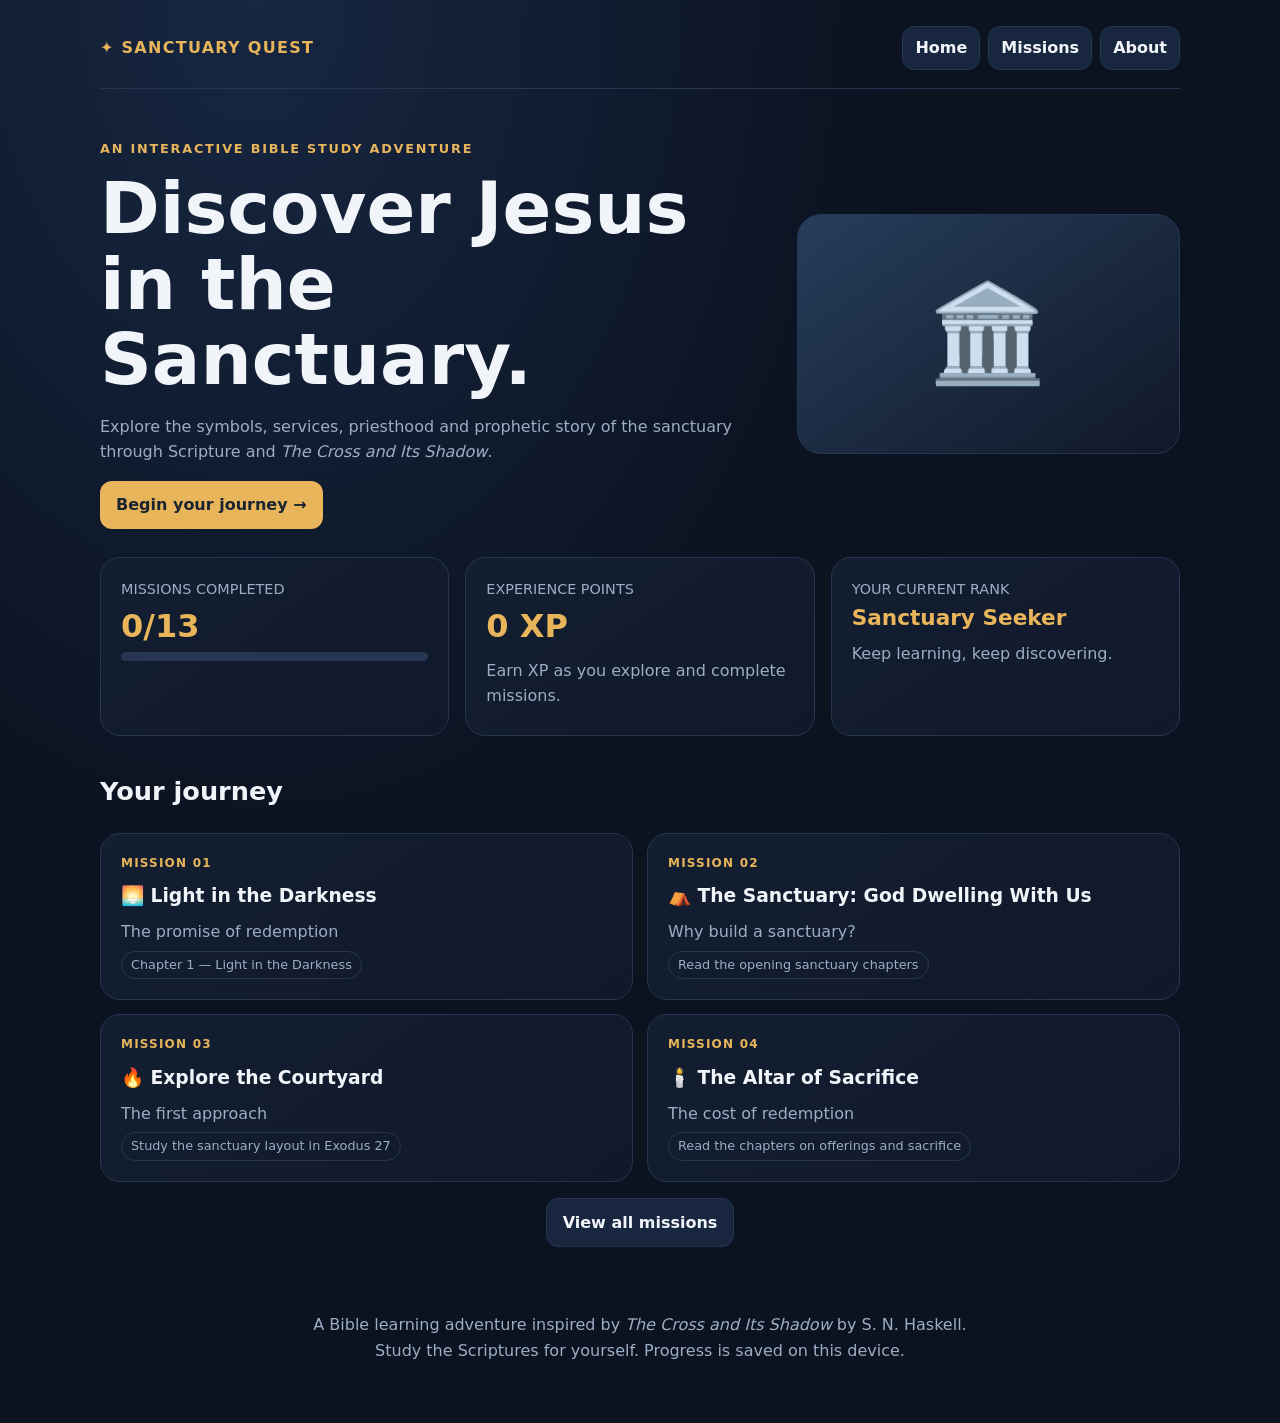
<file: public/assets/aistudio/sanctuary_quest_453a4092.html>
<!DOCTYPE html>
<html lang="en">
<head>
<meta charset="utf-8"><meta name="viewport" content="width=device-width, initial-scale=1">
<title>Sanctuary Quest — Discover Jesus in the Sanctuary</title>
<style>
:root{--bg:#0b1220;--panel:#131e31;--panel2:#182640;--text:#f1f5f9;--muted:#9caec4;--gold:#e8b55b;--teal:#58c6b4;--line:#263652;--accent:#a78bfa}
*{box-sizing:border-box}body{margin:0;background:radial-gradient(ellipse at 20% 0%,#172742 0,transparent 45%),var(--bg);color:var(--text);font:16px/1.6 system-ui,-apple-system,Segoe UI,sans-serif}button{font:inherit;cursor:pointer;border:0;border-radius:12px;padding:11px 16px;background:var(--gold);color:#1b2431;font-weight:750}button.secondary{background:var(--panel2);color:var(--text);border:1px solid var(--line)}button:disabled{opacity:.5;cursor:not-allowed}.wrap{max-width:1120px;margin:auto;padding:26px 20px 60px}.nav{display:flex;align-items:center;justify-content:space-between;gap:14px;flex-wrap:wrap;border-bottom:1px solid var(--line);padding-bottom:18px}.logo{font-weight:900;letter-spacing:.08em;color:var(--gold)}.navlinks{display:flex;gap:8px;flex-wrap:wrap}.navlinks button{padding:8px 12px}.hero{padding:50px 0 28px;display:grid;grid-template-columns:1.4fr .8fr;gap:26px;align-items:center}.eyebrow{color:var(--gold);font-weight:800;text-transform:uppercase;letter-spacing:.14em;font-size:.8rem}.hero h1{font-size:clamp(2.5rem,6vw,4.5rem);line-height:1.05;margin:12px 0}.hero p{color:var(--muted);max-width:650px}.hero-art{min-height:240px;border-radius:24px;background:linear-gradient(145deg,#263d5c,#101827);display:flex;align-items:center;justify-content:center;font-size:6rem;border:1px solid var(--line)}.grid{display:grid;grid-template-columns:repeat(3,1fr);gap:16px}.card{background:linear-gradient(145deg,var(--panel),#10192a);border:1px solid var(--line);border-radius:20px;padding:20px}.card h3{margin:8px 0}.card p{color:var(--muted);margin:6px 0}.stat{font-size:2rem;color:var(--gold);font-weight:900}.progress{height:9px;border-radius:20px;background:#263652;overflow:hidden}.progress div{height:100%;background:linear-gradient(90deg,var(--gold),var(--teal));width:0;transition:.3s}.section{margin:35px 0}.section h2{font-size:1.6rem}.lesson-grid{display:grid;grid-template-columns:repeat(2,1fr);gap:14px}.lesson{cursor:pointer;transition:.18s}.lesson:hover{transform:translateY(-2px);border-color:var(--gold)}.lesson .num{color:var(--gold);font-size:.75rem;font-weight:800;letter-spacing:.1em}.lesson.lock{opacity:.6}.pill{display:inline-block;padding:3px 9px;border:1px solid var(--line);border-radius:99px;color:var(--muted);font-size:.8rem}.content{max-width:800px;margin:30px auto}.content .card{padding:clamp(18px,4vw,32px)}.content h1{line-height:1.1}.verse{border-left:3px solid var(--gold);padding:12px 18px;background:#182640;border-radius:0 12px 12px 0}.question{margin:18px 0;padding:16px;background:var(--panel2);border:1px solid var(--line);border-radius:14px}.question label{display:block;margin:9px 0;cursor:pointer;color:#dbe5f2}.question input{margin-right:8px}.feedback{margin-top:10px;color:var(--teal);font-weight:700}.hidden{display:none}.footer{text-align:center;color:var(--muted);padding-top:30px}.small{font-size:.9rem;color:var(--muted)}@media(max-width:800px){.hero{grid-template-columns:1fr}.hero-art{min-height:170px}.grid{grid-template-columns:1fr}.lesson-grid{grid-template-columns:1fr}.wrap{padding:18px 14px 40px}}
</style></head>
<body><div class="wrap">
<div class="nav"><div class="logo">✦ SANCTUARY QUEST</div><div class="navlinks"><button class="secondary" onclick="home()">Home</button><button class="secondary" onclick="showMap()">Missions</button><button class="secondary" onclick="about()">About</button></div></div>
<div id="app"></div><div class="footer">A Bible learning adventure inspired by <em>The Cross and Its Shadow</em> by S. N. Haskell.<br>Study the Scriptures for yourself. Progress is saved on this device.</div></div>
<script>
const lessons=[
{title:"Light in the Darkness",icon:"🌅",tag:"The promise of redemption",reading:"Chapter 1 — Light in the Darkness",body:`<p>Our sanctuary journey begins before the tabernacle was built. Haskell traces the promise of redemption back to humanity's fall, where the first glimpse of hope appears.</p><p>Read Genesis 3:15 and consider how the sanctuary story is connected to the larger story of the conflict between sin and God's love.</p>`,verses:["Genesis 3:15","Genesis 3:21","Hebrews 11:4"],challenge:"Why does the sanctuary story begin with the promise of redemption instead of with the building of the tabernacle?",quiz:[{q:"Where does Haskell trace the first promise of redemption?",a:["Mount Sinai","The Garden of Eden","The temple in Jerusalem"],correct:1,ex:"Genesis 3:15 introduces the promise after the fall."},{q:"What central theme does Haskell emphasize in the sanctuary symbols?",a:["Human achievement","Political power","Christ and the plan of redemption"],correct:2,ex:"Haskell frames sanctuary types and symbols as pointing to Christ."}]},
{title:"The Sanctuary: God Dwelling With Us",icon:"⛺",tag:"Why build a sanctuary?",reading:"Read the opening sanctuary chapters",body:`<p>God told Israel: “Let them make me a sanctuary; that I may dwell among them.” The sanctuary was more than a structure—it was an object lesson of God's desire to dwell among His people.</p><p>Explore Exodus 25:8–9 and Hebrews 8:1–5. Compare the earthly pattern with the heavenly sanctuary.</p>`,verses:["Exodus 25:8–9","Hebrews 8:1–5","Exodus 40:34–38"],challenge:"What does God's desire to dwell among His people reveal about His character?",quiz:[{q:"What reason does Exodus 25:8 give for building the sanctuary?",a:["To store the tribes' wealth","That God may dwell among them","To establish a royal palace"],correct:1,ex:"The sanctuary was a sign of God's dwelling among His people."},{q:"Hebrews 8 connects the earthly sanctuary with what?",a:["A pattern of heavenly things","A military camp","A market"],correct:0,ex:"Hebrews 8:5 describes the earthly service as a copy and shadow."}]},
{title:"Explore the Courtyard",icon:"🔥",tag:"The first approach",reading:"Study the sanctuary layout in Exodus 27",body:`<p>Imagine entering the courtyard. The altar and laver invite you to explore the themes of sacrifice, cleansing and approach to God. These are not merely ancient objects; they raise questions about how God makes a way for sinners.</p><p>Read Exodus 27:1–8 and Exodus 30:17–21. Take time to sketch or describe the courtyard layout.</p>`,verses:["Exodus 27:1–8","Exodus 30:17–21","John 1:29"],challenge:"Why might sacrifice and cleansing be the first lessons encountered in the courtyard?",quiz:[{q:"Which major object stood in the courtyard?",a:["Altar of burnt offering","Ark of the covenant","Showbread table"],correct:0,ex:"The altar of burnt offering was in the courtyard."},{q:"What did the laver provide for the priests?",a:["A place to wash","A place to store grain","A throne"],correct:0,ex:"Priests washed at the laver before ministering."}]},
{title:"The Altar of Sacrifice",icon:"🕯️",tag:"The cost of redemption",reading:"Read the chapters on offerings and sacrifice",body:`<p>Explore the altar and the sacrificial system. Read carefully, ask what Scripture says about the sacrifice, and connect the passages to Christ without rushing past the original setting.</p><p>Compare Leviticus 1 with John 1:29 and Hebrews 10:1–10.</p>`,verses:["Leviticus 1","John 1:29","Hebrews 10:1–10"],challenge:"Explain how the sacrifice points toward Jesus, using at least two Bible texts.",quiz:[{q:"John the Baptist identifies Jesus as:",a:["The temple builder","The Lamb of God","The high priest of Israel's first temple"],correct:1,ex:"John 1:29 calls Jesus the Lamb of God."},{q:"Hebrews 10 describes sacrifices as:",a:["The final solution for sin","A shadow of good things to come","Unrelated to Christ"],correct:1,ex:"Hebrews explains the shadow and fulfillment relationship."}]},
{title:"The Laver: Cleansing",icon:"💧",tag:"Wash and be renewed",reading:"Read Exodus 30:17–21",body:`<p>The laver stood between the altar and the entrance to the tent. The priests washed before service. Reflect on cleansing, holiness and the invitation to draw near to God.</p><p>Read Psalm 51:1–10 and John 13:1–10 alongside the sanctuary instruction.</p>`,verses:["Exodus 30:17–21","Psalm 51:1–10","John 13:1–10"],challenge:"What is the difference between being forgiven and allowing God to renew our hearts?",quiz:[{q:"What was the laver used for?",a:["Washing","Burning incense","Displaying the law"],correct:0,ex:"The priests washed at the laver."},{q:"Psalm 51 asks God for:",a:["A new heart and right spirit","A new kingdom","A new altar"],correct:0,ex:"David prays for inward cleansing and renewal."}]},
{title:"The Holy Place",icon:"🕊️",tag:"Light, bread and prayer",reading:"Explore the Holy Place furniture",body:`<p>Enter the Holy Place in your imagination. The lampstand, table of showbread and altar of incense each invite a deeper study. Work through the Bible descriptions before interpreting the symbolism.</p><p>Read Exodus 25:23–40 and Exodus 30:1–10.</p>`,verses:["Exodus 25:23–40","Exodus 30:1–10","John 6:35","John 8:12"],challenge:"What do the bread, light and incense suggest about the spiritual life? Ground your answer in Scripture.",quiz:[{q:"Which items were in the Holy Place?",a:["Ark and mercy seat only","Lampstand, bread table and incense altar","Laver and altar only"],correct:1,ex:"These three furnishings were in the Holy Place."},{q:"Jesus describes Himself in John 8:12 as:",a:["The light of the world","A golden lampstand","The altar"],correct:0,ex:"Jesus says He is the light of the world."}]},
{title:"The Ark and Mercy Seat",icon:"👑",tag:"Law and mercy",reading:"Read Exodus 25:10–22",body:`<p>The ark and mercy seat occupy a central place in sanctuary imagery. Read the description slowly: the ark, the testimony, the cover and the cherubim.</p><p>Explore how Scripture holds together God's law, His presence and His mercy.</p>`,verses:["Exodus 25:10–22","Psalm 40:8","Hebrews 4:14–16"],challenge:"How do law and mercy fit together in the sanctuary picture?",quiz:[{q:"What was placed inside the ark according to Exodus 25?",a:["The testimony","The lampstand","The laver"],correct:0,ex:"The testimony was placed inside the ark."},{q:"Hebrews 4 invites believers to approach God's throne for:",a:["Grace and mercy","Earthly riches","Political authority"],correct:0,ex:"We approach for mercy and grace in time of need."}]},
{title:"The Priesthood",icon:"🧑‍⚖️",tag:"Representing and serving",reading:"Study the priesthood chapters",body:`<p>Explore the calling, garments and service of the priests. The sanctuary's ministry was not performed at random; it had roles, responsibilities and consecration.</p><p>Read Exodus 28–29 and Hebrews 4:14–16. Ask how the priesthood points to Christ's ministry.</p>`,verses:["Exodus 28–29","Hebrews 4:14–16","Hebrews 7:23–28"],challenge:"What makes Jesus a uniquely qualified High Priest?",quiz:[{q:"What does Hebrews emphasize about Jesus as High Priest?",a:["He understands our weaknesses","He is distant from humanity","He needs repeated sacrifices"],correct:0,ex:"Hebrews presents Jesus as compassionate and sinless."},{q:"Priestly garments in Exodus were described as:",a:["For glory and beauty","For military disguise","For ordinary farming"],correct:0,ex:"Exodus 28 describes garments for glory and beauty."}]},
{title:"The Daily Ministry",icon:"📜",tag:"A continual ministry",reading:"Study the daily service in Haskell",body:`<p>Explore the daily ministry and the offerings connected with it. Use the chapter and the Bible texts as your guide, noting the distinctions Haskell makes between types and antitypes.</p><p>Read Exodus 29:38–46 and Hebrews 9:1–14.</p>`,verses:["Exodus 29:38–46","Hebrews 9:1–14"],challenge:"Summarize the daily service and explain what Haskell sees it foreshadowing.",quiz:[{q:"Exodus 29 describes:",a:["Daily offerings","The Feast of Tabernacles only","The building of Solomon's temple"],correct:0,ex:"The passage gives instructions for daily offerings."},{q:"Hebrews 9 discusses:",a:["The sanctuary and its services","Only the Garden of Eden","A genealogy"],correct:0,ex:"Hebrews 9 explores sanctuary service and Christ."}]},
{title:"The Annual Feasts",icon:"🌾",tag:"A prophetic calendar",reading:"Study Haskell's chapters on the feasts",body:`<p>Israel's annual feasts provided a rhythm of remembrance, worship and prophetic symbolism. Explore the feasts in Leviticus 23 and notice their sequence and meaning.</p><p>Use Haskell's explanations as a guide, and compare every claim with the Bible passages.</p>`,verses:["Leviticus 23","1 Corinthians 5:7–8","Colossians 2:16–17"],challenge:"Create a timeline of the feasts. What themes and connections to Christ can you find?",quiz:[{q:"Where are Israel's annual feasts outlined?",a:["Leviticus 23","Genesis 1","Acts 2"],correct:0,ex:"Leviticus 23 outlines the appointed feasts."},{q:"Paul calls Christ:",a:["Our Passover","Our laver","Our lampstand"],correct:0,ex:"1 Corinthians 5:7 refers to Christ our Passover."}]},
{title:"The Day of Atonement",icon:"⚖️",tag:"The solemn service",reading:"Study the Day of Atonement chapters",body:`<p>The Day of Atonement is a major focus of sanctuary study. Examine the biblical service, its sequence, the high priest's role and the distinctions between the offerings.</p><p>Read Leviticus 16 and Leviticus 23:26–32. Then compare Haskell's explanation and note where it develops prophetic applications.</p>`,verses:["Leviticus 16","Leviticus 23:26–32","Hebrews 9:23–28"],challenge:"Walk through the Day of Atonement service step-by-step from Leviticus 16.",quiz:[{q:"Which chapter describes the Day of Atonement service in detail?",a:["Leviticus 16","Exodus 3","Acts 15"],correct:0,ex:"Leviticus 16 gives detailed instructions for the service."},{q:"Who entered the Most Holy Place in the annual service?",a:["The high priest","Every Israelite","The king"],correct:0,ex:"The high priest performed the specified service."}]},
{title:"The Heavenly Sanctuary",icon:"🌌",tag:"Christ our High Priest",reading:"Study Haskell's heavenly sanctuary material",body:`<p>The earthly sanctuary points beyond itself. Explore the New Testament's descriptions of Christ's ministry in heaven, while carefully distinguishing direct biblical language from theological interpretation.</p><p>Read Hebrews 8:1–2, Hebrews 9:24 and Revelation 11:19.</p>`,verses:["Hebrews 8:1–2","Hebrews 9:24","Revelation 11:19"],challenge:"What does the New Testament explicitly say about Christ's ministry in heaven?",quiz:[{q:"Hebrews describes Christ as ministering in:",a:["The true tabernacle","The Roman temple","A human palace"],correct:0,ex:"Hebrews 8 describes the true tabernacle."},{q:"Hebrews 9:24 says Christ entered:",a:["Heaven itself","The wilderness","A city gate"],correct:0,ex:"Christ appears in the presence of God for us."}]},
{title:"Judgment and Restoration",icon:"🌄",tag:"The story reaches its horizon",reading:"Study the closing chapters",body:`<p>Explore the judgment and restoration themes that Haskell draws from the sanctuary. Read the prophetic passages alongside the book, keeping Scripture and interpretation clearly distinguished.</p><p>Finish with Revelation 21–22: the sanctuary story points toward God's restored presence with His people.</p>`,verses:["Daniel 8:14","Revelation 20–22","Revelation 21:3"],challenge:"How does the sanctuary theme move from God's dwelling among Israel to God's dwelling with the redeemed?",quiz:[{q:"Revelation 21:3 promises:",a:["God dwelling with humanity","The return to the wilderness","The end of God's presence"],correct:0,ex:"God will dwell with His people."},{q:"What is the final picture in Revelation 22?",a:["Restoration and life with God","A new sacrificial altar","The return to Egypt"],correct:0,ex:"Revelation closes with the promise of life and Christ's return."}]}
];
let completed=JSON.parse(localStorage.getItem("sqdone")||"[]");
let xp=Number(localStorage.getItem("sqxp")||0);
function save(){localStorage.setItem("sqdone",JSON.stringify(completed));localStorage.setItem("sqxp",xp)}
function home(){renderHome()}
function showMap(){renderMap()}
function about(){document.getElementById("app").innerHTML=`<div class="content"><div class="card"><h1>About Sanctuary Quest</h1><p>This interactive study journey is inspired by S. N. Haskell's <em>The Cross and Its Shadow</em>. It pairs reading prompts with Bible passages, quizzes and reflection.</p><p>The lessons are a guided learning framework, not a replacement for reading the book. Some lesson titles and groupings are thematic; follow the book's actual chapter sequence when reading.</p><p>Your progress is saved in your browser on this device. If you share the website, each person has their own local progress.</p><button onclick="home()">Back home</button></div></div>`}
function renderHome(){let pct=Math.round(completed.length/lessons.length*100);document.getElementById("app").innerHTML=`<section class="hero"><div><div class="eyebrow">An interactive Bible study adventure</div><h1>Discover Jesus<br>in the Sanctuary.</h1><p>Explore the symbols, services, priesthood and prophetic story of the sanctuary through Scripture and <em>The Cross and Its Shadow</em>.</p><button onclick="showMap()">Begin your journey →</button></div><div class="hero-art">🏛️</div></section><div class="grid"><div class="card"><div class="small">MISSIONS COMPLETED</div><div class="stat">${completed.length}/${lessons.length}</div><div class="progress"><div style="width:${pct}%"></div></div></div><div class="card"><div class="small">EXPERIENCE POINTS</div><div class="stat">${xp} XP</div><p>Earn XP as you explore and complete missions.</p></div><div class="card"><div class="small">YOUR CURRENT RANK</div><div class="stat" style="font-size:1.35rem">${rank()}</div><p>Keep learning, keep discovering.</p></div></div><section class="section"><h2>Your journey</h2><div class="lesson-grid">${lessons.slice(0,4).map((l,i)=>tile(l,i)).join("")}</div><p style="text-align:center"><button class="secondary" onclick="showMap()">View all missions</button></p></section>`}
function rank(){return ["Sanctuary Seeker","Court Explorer","Holy Place Investigator","Priesthood Apprentice","Atonement Scholar","Sanctuary Master"][Math.min(5,Math.floor(xp/100))]}
function tile(l,i){return `<div class="card lesson" onclick="openLesson(${i})"><div class="num">MISSION ${String(i+1).padStart(2,"0")} ${completed.includes(i)?"✓ COMPLETE":""}</div><h3>${l.icon} ${l.title}</h3><p>${l.tag}</p><span class="pill">${l.reading}</span></div>`}
function renderMap(){document.getElementById("app").innerHTML=`<div class="section"><div class="eyebrow">Quest map</div><h1>Choose your mission</h1><p class="small">Complete missions in order or explore freely. The book remains your primary reading source.</p><div class="lesson-grid">${lessons.map((l,i)=>tile(l,i)).join("")}</div></div>`}
function openLesson(i){let l=lessons[i];document.getElementById("app").innerHTML=`<div class="content"><button class="secondary" onclick="showMap()">← Back to missions</button><div class="card" style="margin-top:14px"><div class="eyebrow">Mission ${i+1} of ${lessons.length}</div><h1>${l.icon} ${l.title}</h1><p class="small">📖 ${l.reading}</p><h3>Story briefing</h3>${l.body}<h3>Scripture trail</h3><ul>${l.verses.map(v=>`<li>${v}</li>`).join("")}</ul><div class="question"><strong>🗝️ Mystery challenge</strong><p>${l.challenge}</p><textarea id="reflection" placeholder="Write your discoveries here…" style="width:100%;min-height:100px;background:#0b1220;color:white;border:1px solid #263652;border-radius:12px;padding:12px"></textarea><p class="small">Your response is not graded. Save it for your own reflection.</p></div><h3>Knowledge check</h3>${l.quiz.map((q,qi)=>question(q,qi)).join("")}<button onclick="grade(${i})">Check my answers</button><div id="quizfeedback"></div><p style="margin-top:22px"><button class="secondary" onclick="finish(${i})">${completed.includes(i)?"Mission completed ✓":"Mark mission complete (+50 XP)"}</button></p></div></div>`}
function question(q,qi){return `<div class="question"><strong>${qi+1}. ${q.q}</strong>${q.a.map((a,ai)=>`<label><input type="radio" name="q${qi}" value="${ai}">${a}</label>`).join("")}<div class="feedback" id="f${qi}"></div></div>`}
function grade(i){let l=lessons[i],score=0;l.quiz.forEach((q,qi)=>{let pick=document.querySelector(`input[name="q${qi}"]:checked`),f=document.getElementById("f"+qi);if(pick&&Number(pick.value)===q.correct){score++;f.textContent="Correct! "+q.ex}else f.textContent="Review: "+q.ex});document.getElementById("quizfeedback").innerHTML=`<p class="feedback">You got ${score} of ${l.quiz.length}. ${score===l.quiz.length?"Excellent work!":"Review the explanations and try again."}</p>`;if(score===l.quiz.length){if(!completed.includes(i)){xp+=10;save();document.getElementById("quizfeedback").innerHTML+=`<p class="feedback">+10 XP awarded!</p>`}}}
function finish(i){if(!completed.includes(i)){completed.push(i);xp+=50;save()}renderHome()}
renderHome();
</script></body></html>
</file>
